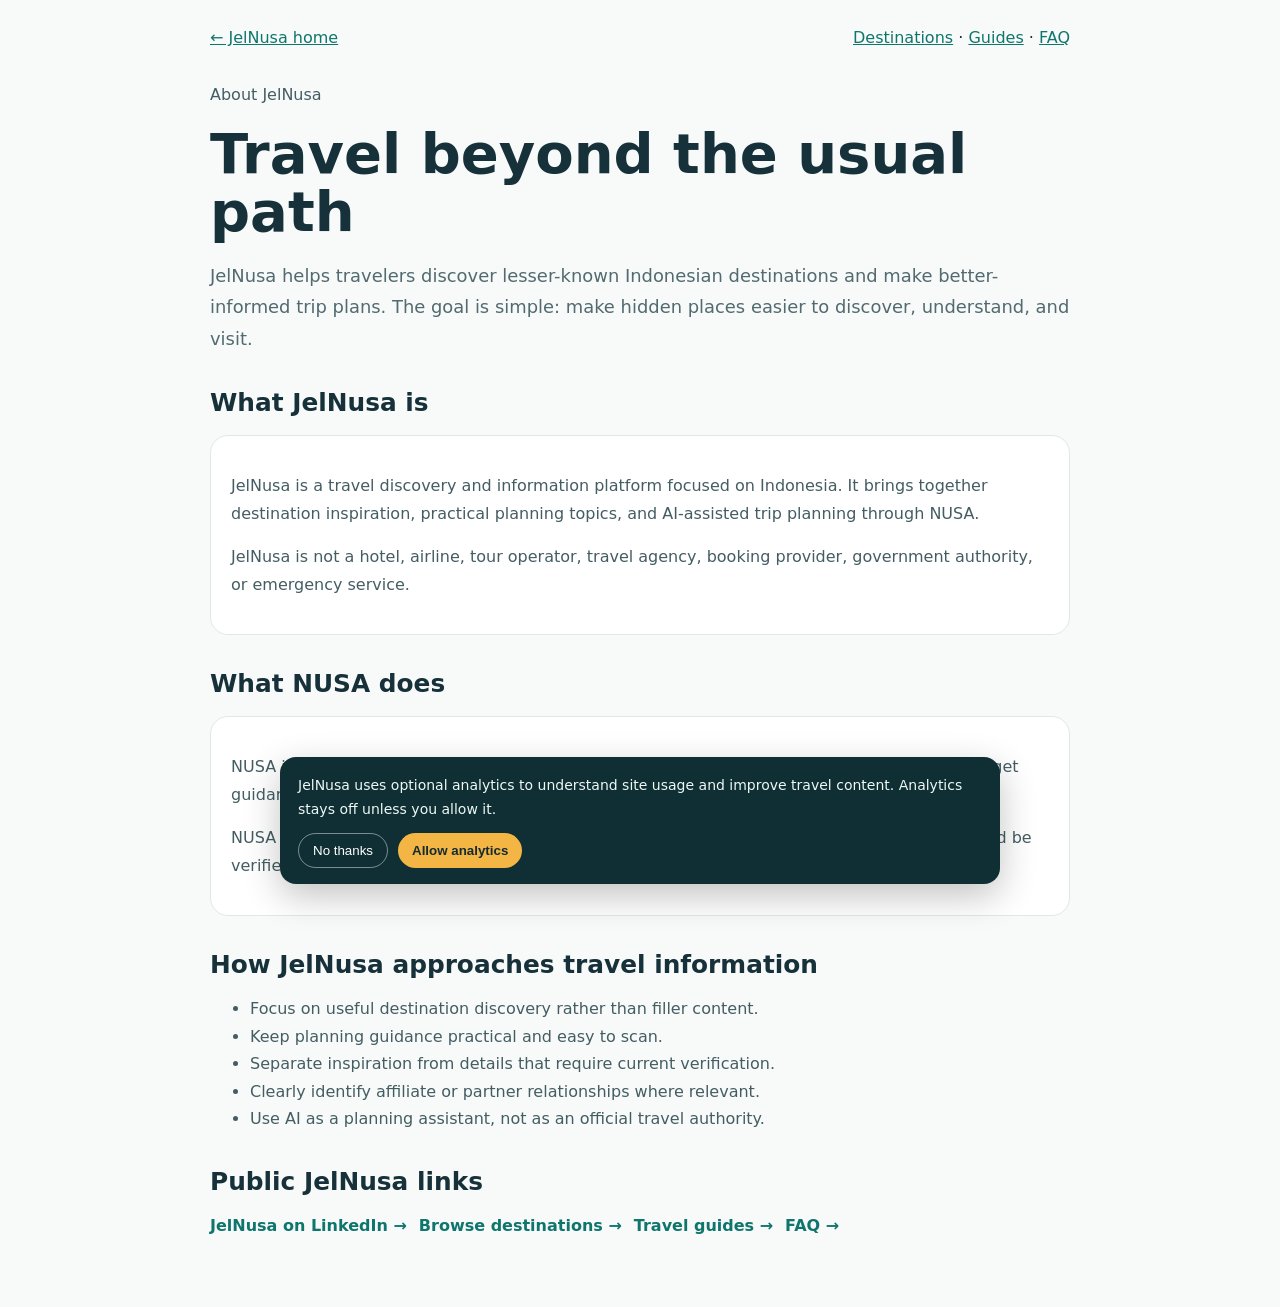
<file: about/index.html>
<!doctype html>
<html lang="en">
<head>
<meta charset="utf-8">
<meta name="viewport" content="width=device-width,initial-scale=1">
<title>About JelNusa | Indonesia Travel Discovery & Planning</title>
<meta name="description" content="Learn what JelNusa is, what NUSA does, and how JelNusa helps travelers discover and plan trips across Indonesia beyond the usual path.">
<meta name="robots" content="index,follow,max-image-preview:large,max-snippet:-1">
<link rel="canonical" href="https://jelnusa.com/about/">
<meta property="og:type" content="website">
<meta property="og:site_name" content="JelNusa">
<meta property="og:title" content="About JelNusa | Indonesia Travel Discovery & Planning">
<meta property="og:description" content="JelNusa helps travelers discover lesser-known Indonesian destinations and build better-informed trip plans.">
<meta property="og:url" content="https://jelnusa.com/about/">
<style>
:root{font-family:Inter,ui-sans-serif,system-ui,-apple-system,BlinkMacSystemFont,"Segoe UI",sans-serif;color:#17313a;background:#f7faf8}
*{box-sizing:border-box}body{margin:0}.wrap{max-width:900px;margin:auto;padding:28px 20px 72px}
a{color:#0f766e}.top{display:flex;justify-content:space-between;gap:16px;align-items:center;margin-bottom:34px;flex-wrap:wrap}
.hero h1{font-size:clamp(2rem,5vw,3.5rem);line-height:1.05;margin:.2rem 0 1rem}.lede{font-size:1.12rem;line-height:1.75;color:#526a70}
section{margin-top:34px}h2{font-size:1.55rem;margin-bottom:10px}p,li{line-height:1.72;color:#445d63}
.card{background:#fff;border:1px solid #dfe9e4;border-radius:18px;padding:20px;margin-top:18px}
.links{display:flex;gap:12px;flex-wrap:wrap;margin-top:20px}.links a{font-weight:700;text-decoration:none}
</style>
<script type="application/ld+json">
{
  "@context":"https://schema.org",
  "@graph":[
    {
      "@type":"AboutPage",
      "@id":"https://jelnusa.com/about/#about",
      "url":"https://jelnusa.com/about/",
      "name":"About JelNusa",
      "isPartOf":{"@id":"https://jelnusa.com/#website"},
      "about":{"@id":"https://jelnusa.com/#organization"}
    },
    {
      "@type":"Organization",
      "@id":"https://jelnusa.com/#organization",
      "name":"JelNusa",
      "url":"https://jelnusa.com/",
      "description":"JelNusa is an Indonesia travel discovery and planning platform focused on helping travelers discover destinations, hidden gems, practical travel guidance, and trip-planning ideas.",
      "sameAs":["https://www.linkedin.com/company/jelnusa"]
    }
  ]
}
</script>
</head>
<body>
<main class="wrap">
<div class="top">
<a href="/">← JelNusa home</a>
<span><a href="/destinations/">Destinations</a> · <a href="/guides/">Guides</a> · <a href="/faq/">FAQ</a></span>
</div>
<article>
<header class="hero">
<p>About JelNusa</p>
<h1>Travel beyond the usual path</h1>
<p class="lede">JelNusa helps travelers discover lesser-known Indonesian destinations and make better-informed trip plans. The goal is simple: make hidden places easier to discover, understand, and visit.</p>
</header>

<section>
<h2>What JelNusa is</h2>
<div class="card">
<p>JelNusa is a travel discovery and information platform focused on Indonesia. It brings together destination inspiration, practical planning topics, and AI-assisted trip planning through NUSA.</p>
<p>JelNusa is not a hotel, airline, tour operator, travel agency, booking provider, government authority, or emergency service.</p>
</div>
</section>

<section>
<h2>What NUSA does</h2>
<div class="card">
<p>NUSA is JelNusa's AI travel assistant. It can help with destination ideas, itinerary structure, budget guidance, packing considerations, and general travel questions.</p>
<p>NUSA does not complete bookings or payments. Important travel details that can change should be verified with current official or authoritative sources.</p>
</div>
</section>

<section>
<h2>How JelNusa approaches travel information</h2>
<ul>
<li>Focus on useful destination discovery rather than filler content.</li>
<li>Keep planning guidance practical and easy to scan.</li>
<li>Separate inspiration from details that require current verification.</li>
<li>Clearly identify affiliate or partner relationships where relevant.</li>
<li>Use AI as a planning assistant, not as an official travel authority.</li>
</ul>
</section>

<section>
<h2>Public JelNusa links</h2>
<div class="links">
<a href="https://www.linkedin.com/company/jelnusa" target="_blank" rel="noopener noreferrer">JelNusa on LinkedIn →</a>
<a href="/destinations/">Browse destinations →</a>
<a href="/guides/">Travel guides →</a>
<a href="/faq/">FAQ →</a>
</div>
</section>
</article>
</main>

<script src="/assets/analytics-config.js"></script>
<script src="/assets/analytics.js"></script>
</body>
</html>
</file>
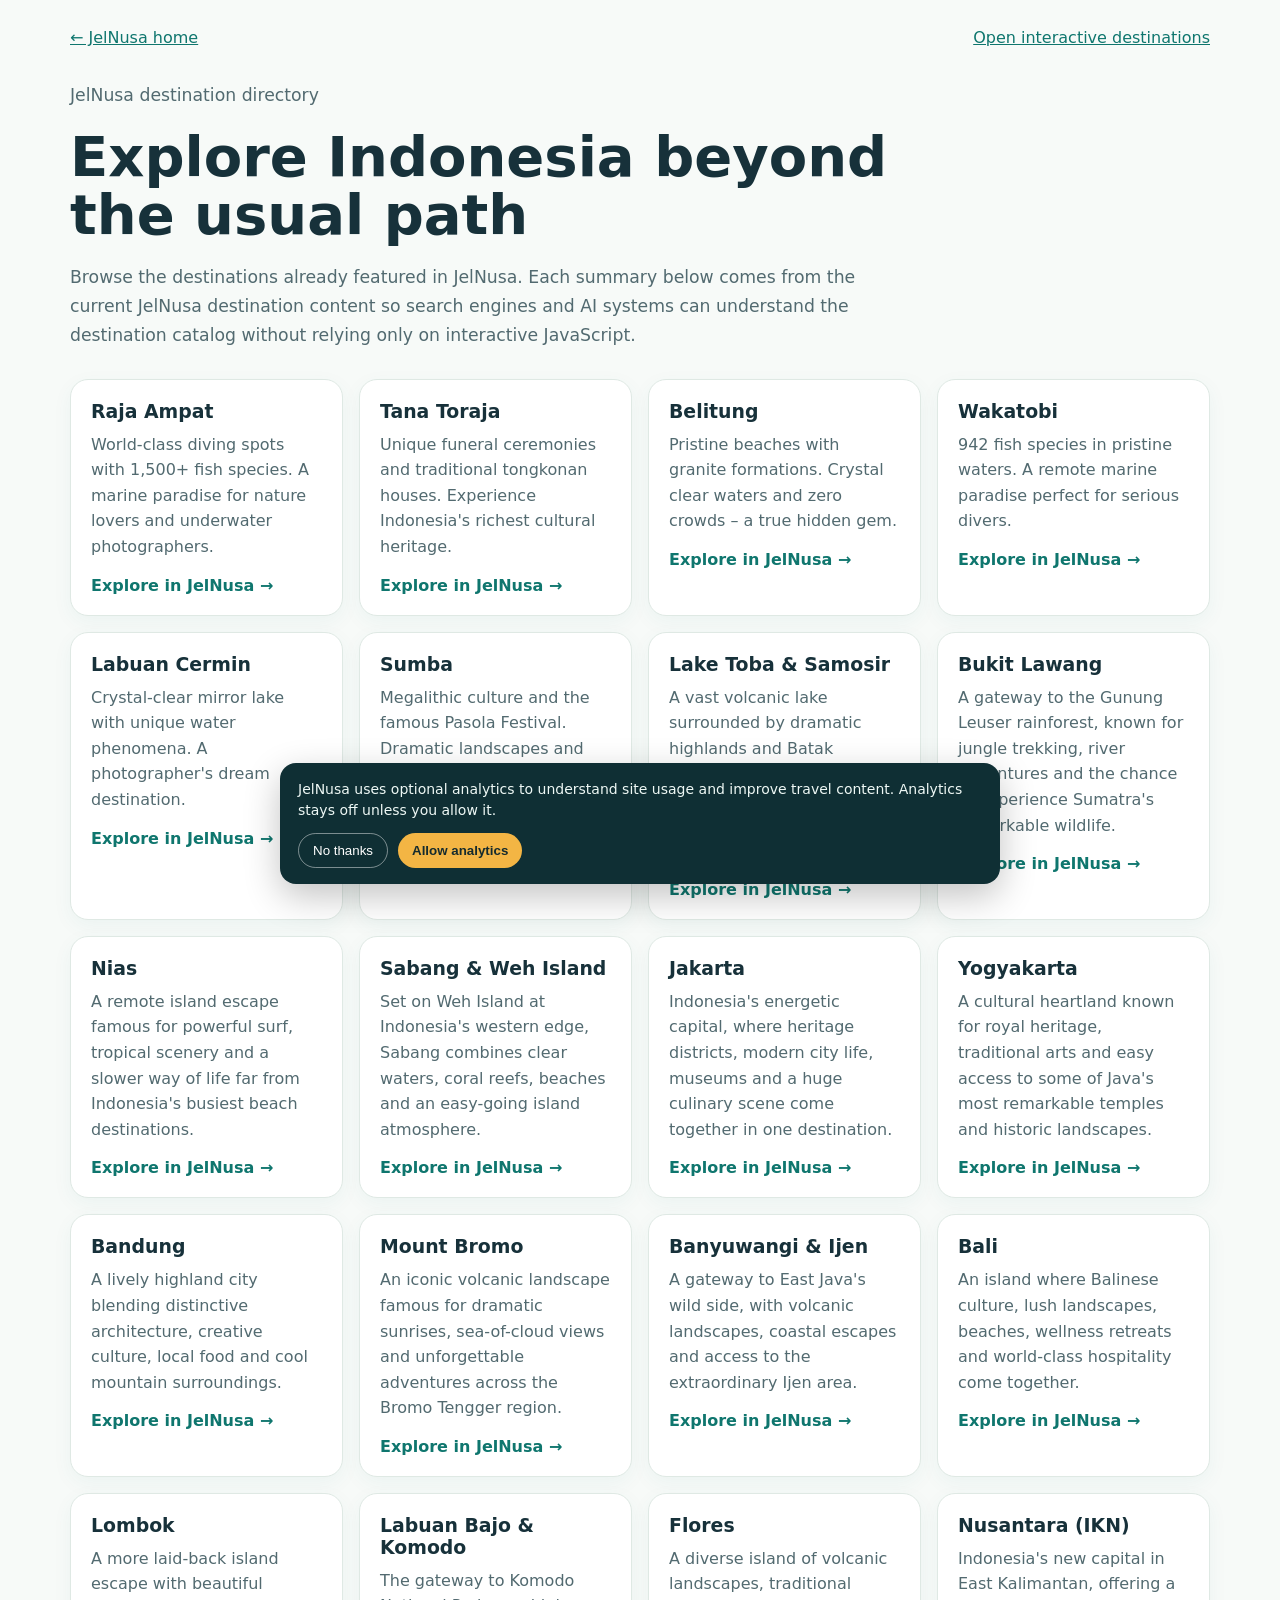
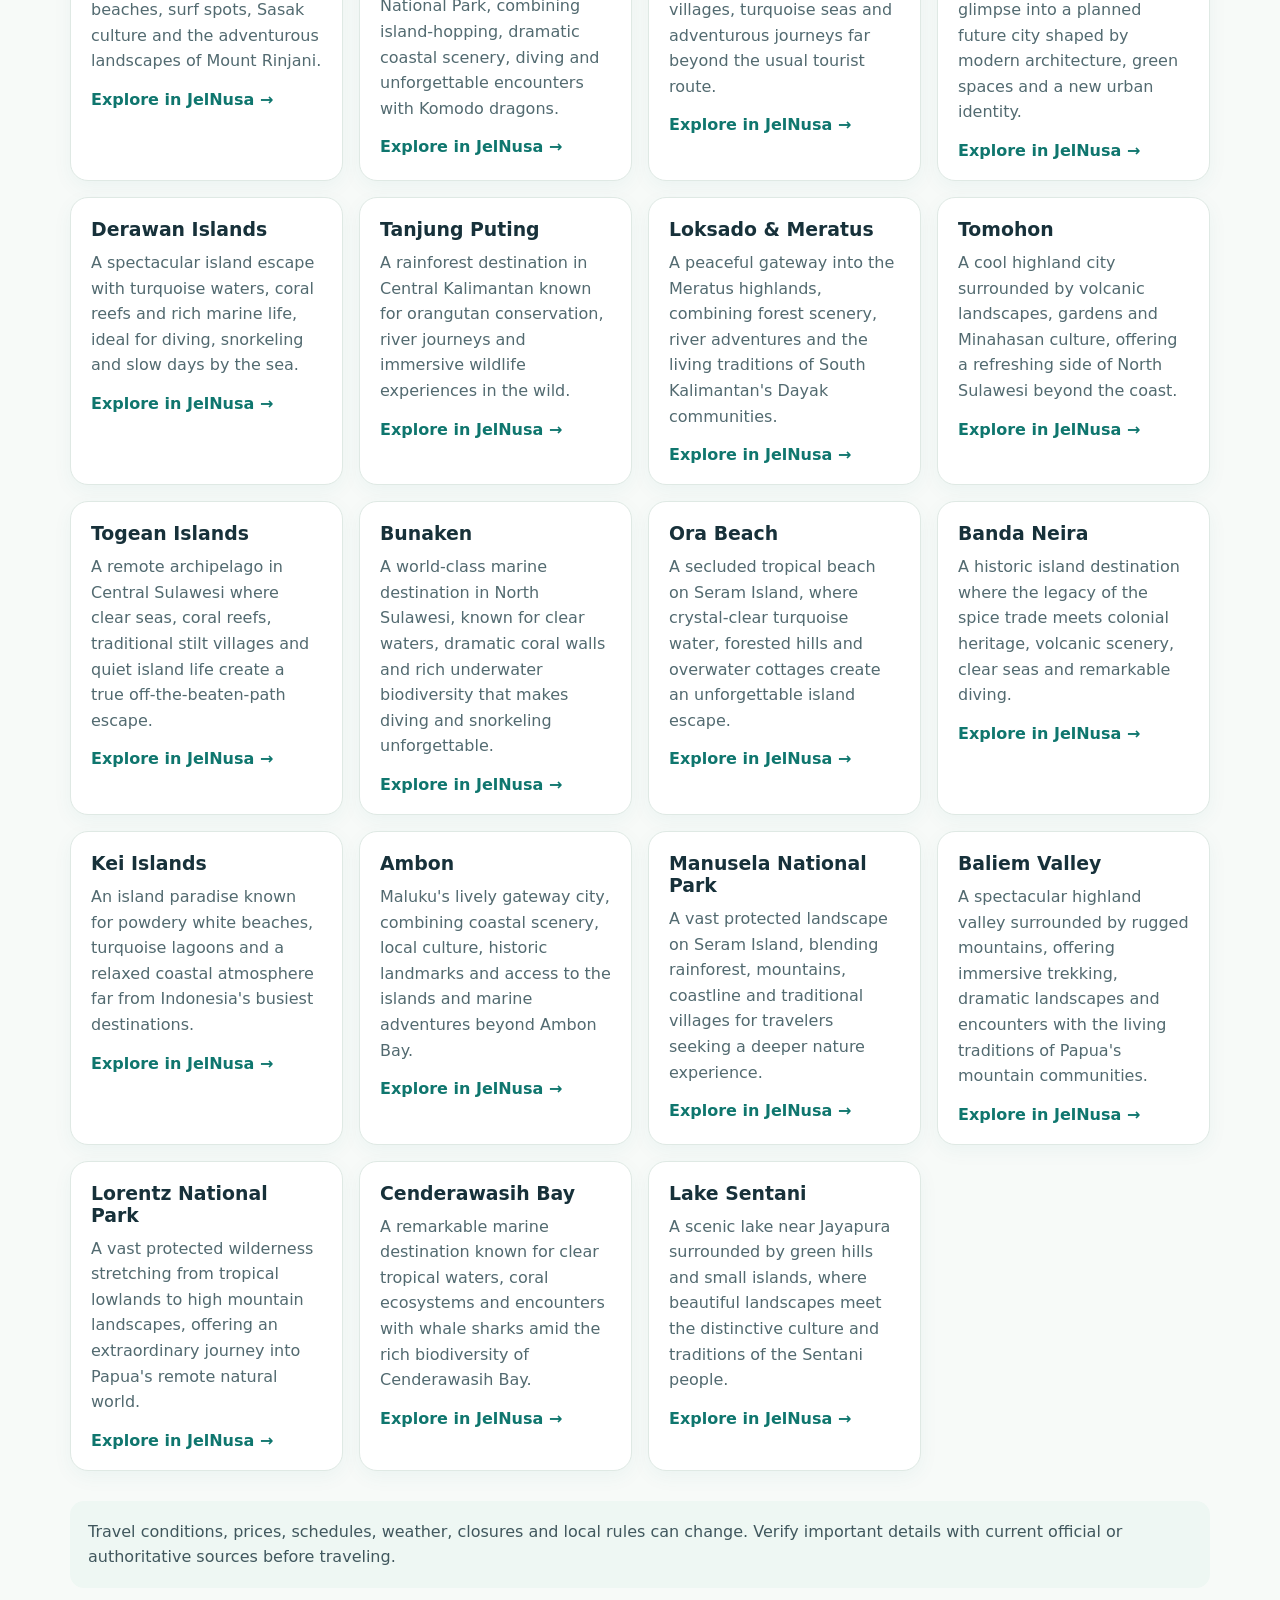
<file: destinations/index.html>
<!doctype html>
<html lang="en">
<head>
<meta charset="utf-8">
<meta name="viewport" content="width=device-width,initial-scale=1">
<title>Indonesia Destinations & Hidden Gems | JelNusa</title>
<meta name="description" content="Browse 35 Indonesia destinations and hidden gems featured by JelNusa, from Raja Ampat and Belitung to Tana Toraja, Komodo, Maluku and Papua.">
<meta name="robots" content="index,follow,max-image-preview:large,max-snippet:-1">
<link rel="canonical" href="https://jelnusa.com/destinations/">
<meta property="og:type" content="website">
<meta property="og:site_name" content="JelNusa">
<meta property="og:title" content="Indonesia Destinations & Hidden Gems | JelNusa">
<meta property="og:description" content="Browse curated Indonesia destinations and hidden gems featured by JelNusa.">
<meta property="og:url" content="https://jelnusa.com/destinations/">
<style>
:root{font-family:Inter,ui-sans-serif,system-ui,-apple-system,BlinkMacSystemFont,"Segoe UI",sans-serif;color:#17313a;background:#f7faf8}
*{box-sizing:border-box}body{margin:0}.wrap{max-width:1180px;margin:auto;padding:28px 20px 64px}
a{color:#0f766e}.top{display:flex;justify-content:space-between;gap:16px;align-items:center;margin-bottom:34px}
.hero{max-width:820px;margin-bottom:28px}.hero h1{font-size:clamp(2rem,5vw,3.5rem);line-height:1.05;margin:.2rem 0 1rem}.hero p{font-size:1.08rem;line-height:1.7;color:#526a70}
.grid{display:grid;grid-template-columns:repeat(auto-fit,minmax(245px,1fr));gap:16px}.card{background:#fff;border:1px solid #dfe9e4;border-radius:18px;padding:20px;box-shadow:0 6px 20px rgba(15,118,110,.05)}
.card h2{font-size:1.18rem;margin:0 0 10px}.card p{color:#526a70;line-height:1.6;margin:0 0 16px}.card a{font-weight:700;text-decoration:none}
.note{margin-top:30px;padding:18px;border-radius:14px;background:#eef7f3;color:#40575d;line-height:1.6}
</style>
<script type="application/ld+json">
{"@context":"https://schema.org","@graph":[
{"@type":"CollectionPage","@id":"https://jelnusa.com/destinations/#collection","url":"https://jelnusa.com/destinations/","name":"Indonesia Destinations & Hidden Gems | JelNusa","isPartOf":{"@id":"https://jelnusa.com/#website"},"about":{"@id":"https://jelnusa.com/#organization"}},
{"@type":"ItemList","name":"JelNusa Indonesia destinations","numberOfItems":35,"itemListElement":[{"@type":"ListItem","position":1,"name":"Raja Ampat","url":"https://jelnusa.com/destinations/#destination-1"},{"@type":"ListItem","position":2,"name":"Tana Toraja","url":"https://jelnusa.com/destinations/#destination-2"},{"@type":"ListItem","position":3,"name":"Belitung","url":"https://jelnusa.com/destinations/#destination-3"},{"@type":"ListItem","position":4,"name":"Wakatobi","url":"https://jelnusa.com/destinations/#destination-4"},{"@type":"ListItem","position":5,"name":"Labuan Cermin","url":"https://jelnusa.com/destinations/#destination-5"},{"@type":"ListItem","position":6,"name":"Sumba","url":"https://jelnusa.com/destinations/#destination-6"},{"@type":"ListItem","position":7,"name":"Lake Toba & Samosir","url":"https://jelnusa.com/destinations/#destination-7"},{"@type":"ListItem","position":8,"name":"Bukit Lawang","url":"https://jelnusa.com/destinations/#destination-8"},{"@type":"ListItem","position":9,"name":"Nias","url":"https://jelnusa.com/destinations/#destination-9"},{"@type":"ListItem","position":10,"name":"Sabang & Weh Island","url":"https://jelnusa.com/destinations/#destination-10"},{"@type":"ListItem","position":11,"name":"Jakarta","url":"https://jelnusa.com/destinations/#destination-11"},{"@type":"ListItem","position":12,"name":"Yogyakarta","url":"https://jelnusa.com/destinations/#destination-12"},{"@type":"ListItem","position":13,"name":"Bandung","url":"https://jelnusa.com/destinations/#destination-13"},{"@type":"ListItem","position":14,"name":"Mount Bromo","url":"https://jelnusa.com/destinations/#destination-14"},{"@type":"ListItem","position":15,"name":"Banyuwangi & Ijen","url":"https://jelnusa.com/destinations/#destination-15"},{"@type":"ListItem","position":16,"name":"Bali","url":"https://jelnusa.com/destinations/#destination-16"},{"@type":"ListItem","position":17,"name":"Lombok","url":"https://jelnusa.com/destinations/#destination-17"},{"@type":"ListItem","position":18,"name":"Labuan Bajo & Komodo","url":"https://jelnusa.com/destinations/#destination-18"},{"@type":"ListItem","position":19,"name":"Flores","url":"https://jelnusa.com/destinations/#destination-19"},{"@type":"ListItem","position":20,"name":"Nusantara (IKN)","url":"https://jelnusa.com/destinations/#destination-20"},{"@type":"ListItem","position":21,"name":"Derawan Islands","url":"https://jelnusa.com/destinations/#destination-21"},{"@type":"ListItem","position":22,"name":"Tanjung Puting","url":"https://jelnusa.com/destinations/#destination-22"},{"@type":"ListItem","position":23,"name":"Loksado & Meratus","url":"https://jelnusa.com/destinations/#destination-23"},{"@type":"ListItem","position":24,"name":"Tomohon","url":"https://jelnusa.com/destinations/#destination-24"},{"@type":"ListItem","position":25,"name":"Togean Islands","url":"https://jelnusa.com/destinations/#destination-25"},{"@type":"ListItem","position":26,"name":"Bunaken","url":"https://jelnusa.com/destinations/#destination-26"},{"@type":"ListItem","position":27,"name":"Ora Beach","url":"https://jelnusa.com/destinations/#destination-27"},{"@type":"ListItem","position":28,"name":"Banda Neira","url":"https://jelnusa.com/destinations/#destination-28"},{"@type":"ListItem","position":29,"name":"Kei Islands","url":"https://jelnusa.com/destinations/#destination-29"},{"@type":"ListItem","position":30,"name":"Ambon","url":"https://jelnusa.com/destinations/#destination-30"},{"@type":"ListItem","position":31,"name":"Manusela National Park","url":"https://jelnusa.com/destinations/#destination-31"},{"@type":"ListItem","position":32,"name":"Baliem Valley","url":"https://jelnusa.com/destinations/#destination-32"},{"@type":"ListItem","position":33,"name":"Lorentz National Park","url":"https://jelnusa.com/destinations/#destination-33"},{"@type":"ListItem","position":34,"name":"Cenderawasih Bay","url":"https://jelnusa.com/destinations/#destination-34"},{"@type":"ListItem","position":35,"name":"Lake Sentani","url":"https://jelnusa.com/destinations/#destination-35"}]}
]}
</script>
</head>
<body>
<main class="wrap">
<div class="top"><a href="/">← JelNusa home</a><a href="/#destinations">Open interactive destinations</a></div>
<section class="hero">
<p>JelNusa destination directory</p>
<h1>Explore Indonesia beyond the usual path</h1>
<p>Browse the destinations already featured in JelNusa. Each summary below comes from the current JelNusa destination content so search engines and AI systems can understand the destination catalog without relying only on interactive JavaScript.</p>
</section>
<section class="grid" aria-label="Indonesia destinations featured by JelNusa">
<article class="card" id="destination-1">
<h2>Raja Ampat</h2>
<p>World-class diving spots with 1,500+ fish species. A marine paradise for nature lovers and underwater photographers.</p>
<a href="/#destinations">Explore in JelNusa →</a>
</article>
<article class="card" id="destination-2">
<h2>Tana Toraja</h2>
<p>Unique funeral ceremonies and traditional tongkonan houses. Experience Indonesia's richest cultural heritage.</p>
<a href="/#destinations">Explore in JelNusa →</a>
</article>
<article class="card" id="destination-3">
<h2>Belitung</h2>
<p>Pristine beaches with granite formations. Crystal clear waters and zero crowds – a true hidden gem.</p>
<a href="/#destinations">Explore in JelNusa →</a>
</article>
<article class="card" id="destination-4">
<h2>Wakatobi</h2>
<p>942 fish species in pristine waters. A remote marine paradise perfect for serious divers.</p>
<a href="/#destinations">Explore in JelNusa →</a>
</article>
<article class="card" id="destination-5">
<h2>Labuan Cermin</h2>
<p>Crystal-clear mirror lake with unique water phenomena. A photographer's dream destination.</p>
<a href="/#destinations">Explore in JelNusa →</a>
</article>
<article class="card" id="destination-6">
<h2>Sumba</h2>
<p>Megalithic culture and the famous Pasola Festival. Dramatic landscapes and authentic traditions.</p>
<a href="/#destinations">Explore in JelNusa →</a>
</article>
<article class="card" id="destination-7">
<h2>Lake Toba &amp; Samosir</h2>
<p>A vast volcanic lake surrounded by dramatic highlands and Batak heritage, with Samosir Island offering a slower, scenic side of North Sumatra.</p>
<a href="/#destinations">Explore in JelNusa →</a>
</article>
<article class="card" id="destination-8">
<h2>Bukit Lawang</h2>
<p>A gateway to the Gunung Leuser rainforest, known for jungle trekking, river adventures and the chance to experience Sumatra's remarkable wildlife.</p>
<a href="/#destinations">Explore in JelNusa →</a>
</article>
<article class="card" id="destination-9">
<h2>Nias</h2>
<p>A remote island escape famous for powerful surf, tropical scenery and a slower way of life far from Indonesia's busiest beach destinations.</p>
<a href="/#destinations">Explore in JelNusa →</a>
</article>
<article class="card" id="destination-10">
<h2>Sabang &amp; Weh Island</h2>
<p>Set on Weh Island at Indonesia's western edge, Sabang combines clear waters, coral reefs, beaches and an easy-going island atmosphere.</p>
<a href="/#destinations">Explore in JelNusa →</a>
</article>
<article class="card" id="destination-11">
<h2>Jakarta</h2>
<p>Indonesia's energetic capital, where heritage districts, modern city life, museums and a huge culinary scene come together in one destination.</p>
<a href="/#destinations">Explore in JelNusa →</a>
</article>
<article class="card" id="destination-12">
<h2>Yogyakarta</h2>
<p>A cultural heartland known for royal heritage, traditional arts and easy access to some of Java's most remarkable temples and historic landscapes.</p>
<a href="/#destinations">Explore in JelNusa →</a>
</article>
<article class="card" id="destination-13">
<h2>Bandung</h2>
<p>A lively highland city blending distinctive architecture, creative culture, local food and cool mountain surroundings.</p>
<a href="/#destinations">Explore in JelNusa →</a>
</article>
<article class="card" id="destination-14">
<h2>Mount Bromo</h2>
<p>An iconic volcanic landscape famous for dramatic sunrises, sea-of-cloud views and unforgettable adventures across the Bromo Tengger region.</p>
<a href="/#destinations">Explore in JelNusa →</a>
</article>
<article class="card" id="destination-15">
<h2>Banyuwangi &amp; Ijen</h2>
<p>A gateway to East Java's wild side, with volcanic landscapes, coastal escapes and access to the extraordinary Ijen area.</p>
<a href="/#destinations">Explore in JelNusa →</a>
</article>
<article class="card" id="destination-16">
<h2>Bali</h2>
<p>An island where Balinese culture, lush landscapes, beaches, wellness retreats and world-class hospitality come together.</p>
<a href="/#destinations">Explore in JelNusa →</a>
</article>
<article class="card" id="destination-17">
<h2>Lombok</h2>
<p>A more laid-back island escape with beautiful beaches, surf spots, Sasak culture and the adventurous landscapes of Mount Rinjani.</p>
<a href="/#destinations">Explore in JelNusa →</a>
</article>
<article class="card" id="destination-18">
<h2>Labuan Bajo &amp; Komodo</h2>
<p>The gateway to Komodo National Park, combining island-hopping, dramatic coastal scenery, diving and unforgettable encounters with Komodo dragons.</p>
<a href="/#destinations">Explore in JelNusa →</a>
</article>
<article class="card" id="destination-19">
<h2>Flores</h2>
<p>A diverse island of volcanic landscapes, traditional villages, turquoise seas and adventurous journeys far beyond the usual tourist route.</p>
<a href="/#destinations">Explore in JelNusa →</a>
</article>
<article class="card" id="destination-20">
<h2>Nusantara (IKN)</h2>
<p>Indonesia's new capital in East Kalimantan, offering a glimpse into a planned future city shaped by modern architecture, green spaces and a new urban identity.</p>
<a href="/#destinations">Explore in JelNusa →</a>
</article>
<article class="card" id="destination-21">
<h2>Derawan Islands</h2>
<p>A spectacular island escape with turquoise waters, coral reefs and rich marine life, ideal for diving, snorkeling and slow days by the sea.</p>
<a href="/#destinations">Explore in JelNusa →</a>
</article>
<article class="card" id="destination-22">
<h2>Tanjung Puting</h2>
<p>A rainforest destination in Central Kalimantan known for orangutan conservation, river journeys and immersive wildlife experiences in the wild.</p>
<a href="/#destinations">Explore in JelNusa →</a>
</article>
<article class="card" id="destination-23">
<h2>Loksado &amp; Meratus</h2>
<p>A peaceful gateway into the Meratus highlands, combining forest scenery, river adventures and the living traditions of South Kalimantan's Dayak communities.</p>
<a href="/#destinations">Explore in JelNusa →</a>
</article>
<article class="card" id="destination-24">
<h2>Tomohon</h2>
<p>A cool highland city surrounded by volcanic landscapes, gardens and Minahasan culture, offering a refreshing side of North Sulawesi beyond the coast.</p>
<a href="/#destinations">Explore in JelNusa →</a>
</article>
<article class="card" id="destination-25">
<h2>Togean Islands</h2>
<p>A remote archipelago in Central Sulawesi where clear seas, coral reefs, traditional stilt villages and quiet island life create a true off-the-beaten-path escape.</p>
<a href="/#destinations">Explore in JelNusa →</a>
</article>
<article class="card" id="destination-26">
<h2>Bunaken</h2>
<p>A world-class marine destination in North Sulawesi, known for clear waters, dramatic coral walls and rich underwater biodiversity that makes diving and snorkeling unforgettable.</p>
<a href="/#destinations">Explore in JelNusa →</a>
</article>
<article class="card" id="destination-27">
<h2>Ora Beach</h2>
<p>A secluded tropical beach on Seram Island, where crystal-clear turquoise water, forested hills and overwater cottages create an unforgettable island escape.</p>
<a href="/#destinations">Explore in JelNusa →</a>
</article>
<article class="card" id="destination-28">
<h2>Banda Neira</h2>
<p>A historic island destination where the legacy of the spice trade meets colonial heritage, volcanic scenery, clear seas and remarkable diving.</p>
<a href="/#destinations">Explore in JelNusa →</a>
</article>
<article class="card" id="destination-29">
<h2>Kei Islands</h2>
<p>An island paradise known for powdery white beaches, turquoise lagoons and a relaxed coastal atmosphere far from Indonesia's busiest destinations.</p>
<a href="/#destinations">Explore in JelNusa →</a>
</article>
<article class="card" id="destination-30">
<h2>Ambon</h2>
<p>Maluku's lively gateway city, combining coastal scenery, local culture, historic landmarks and access to the islands and marine adventures beyond Ambon Bay.</p>
<a href="/#destinations">Explore in JelNusa →</a>
</article>
<article class="card" id="destination-31">
<h2>Manusela National Park</h2>
<p>A vast protected landscape on Seram Island, blending rainforest, mountains, coastline and traditional villages for travelers seeking a deeper nature experience.</p>
<a href="/#destinations">Explore in JelNusa →</a>
</article>
<article class="card" id="destination-32">
<h2>Baliem Valley</h2>
<p>A spectacular highland valley surrounded by rugged mountains, offering immersive trekking, dramatic landscapes and encounters with the living traditions of Papua's mountain communities.</p>
<a href="/#destinations">Explore in JelNusa →</a>
</article>
<article class="card" id="destination-33">
<h2>Lorentz National Park</h2>
<p>A vast protected wilderness stretching from tropical lowlands to high mountain landscapes, offering an extraordinary journey into Papua's remote natural world.</p>
<a href="/#destinations">Explore in JelNusa →</a>
</article>
<article class="card" id="destination-34">
<h2>Cenderawasih Bay</h2>
<p>A remarkable marine destination known for clear tropical waters, coral ecosystems and encounters with whale sharks amid the rich biodiversity of Cenderawasih Bay.</p>
<a href="/#destinations">Explore in JelNusa →</a>
</article>
<article class="card" id="destination-35">
<h2>Lake Sentani</h2>
<p>A scenic lake near Jayapura surrounded by green hills and small islands, where beautiful landscapes meet the distinctive culture and traditions of the Sentani people.</p>
<a href="/#destinations">Explore in JelNusa →</a>
</article>
</section>
<p class="note">Travel conditions, prices, schedules, weather, closures and local rules can change. Verify important details with current official or authoritative sources before traveling.</p>
</main>

<script src="/assets/analytics-config.js"></script>
<script src="/assets/analytics.js"></script>
</body>
</html>
</file>
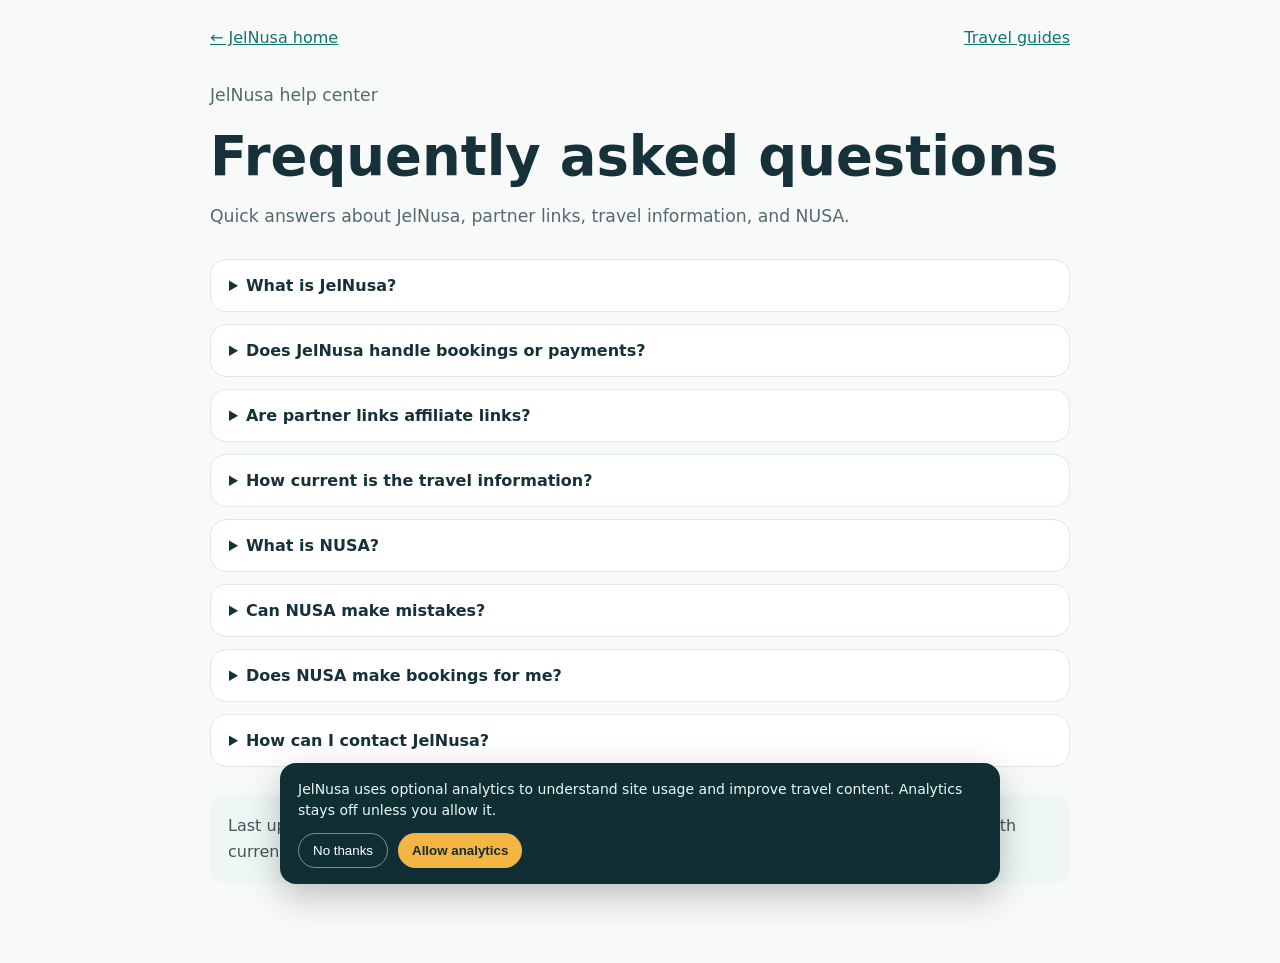
<file: faq/index.html>
<!doctype html>
<html lang="en">
<head>
<meta charset="utf-8">
<meta name="viewport" content="width=device-width,initial-scale=1">
<title>JelNusa FAQ | Travel, NUSA & Affiliate Questions</title>
<meta name="description" content="Answers to common questions about JelNusa, NUSA, travel information, partner links, bookings, payments and contact details.">
<meta name="robots" content="index,follow,max-image-preview:large,max-snippet:-1">
<link rel="canonical" href="https://jelnusa.com/faq/">
<meta property="og:type" content="website">
<meta property="og:site_name" content="JelNusa">
<meta property="og:title" content="JelNusa FAQ | Travel, NUSA & Affiliate Questions">
<meta property="og:description" content="Common questions about JelNusa, NUSA, partner links, travel information and bookings.">
<meta property="og:url" content="https://jelnusa.com/faq/">
<style>
:root{font-family:Inter,ui-sans-serif,system-ui,-apple-system,BlinkMacSystemFont,"Segoe UI",sans-serif;color:#17313a;background:#f7faf8}
*{box-sizing:border-box}body{margin:0}.wrap{max-width:900px;margin:auto;padding:28px 20px 64px}
a{color:#0f766e}.top{display:flex;justify-content:space-between;gap:16px;align-items:center;margin-bottom:34px}
.hero h1{font-size:clamp(2rem,5vw,3.4rem);line-height:1.05;margin:.2rem 0 1rem}.hero p{font-size:1.08rem;line-height:1.7;color:#526a70}
.faq-list{margin-top:28px;display:grid;gap:12px}.faq-item{background:#fff;border:1px solid #dfe9e4;border-radius:16px;padding:16px 18px}
.faq-item summary{cursor:pointer;font-weight:700}.faq-item p{line-height:1.65;color:#526a70}
.note{margin-top:28px;padding:18px;border-radius:14px;background:#eef7f3;color:#40575d;line-height:1.6}
</style>
<script type="application/ld+json">
{"@context":"https://schema.org","@type":"FAQPage","@id":"https://jelnusa.com/faq/#faq","url":"https://jelnusa.com/faq/","name":"JelNusa FAQ","isPartOf":{"@id":"https://jelnusa.com/#website"},"mainEntity":[{"@type":"Question","name":"What is JelNusa?","acceptedAnswer":{"@type":"Answer","text":"JelNusa is a travel discovery and information platform focused on helping people explore destinations across Indonesia. It is not a hotel, airline, tour operator, travel agency, or booking provider."}},{"@type":"Question","name":"Does JelNusa handle bookings or payments?","acceptedAnswer":{"@type":"Answer","text":"No. When an active partner link is available, any booking, payment, cancellation, or refund is handled directly by the third-party provider shown on the booking page."}},{"@type":"Question","name":"Are partner links affiliate links?","acceptedAnswer":{"@type":"Answer","text":"Some active partner links may be affiliate links. When that applies, JelNusa may receive a commission from the partner at no additional cost to you. Affiliate relationships are disclosed where relevant."}},{"@type":"Question","name":"How current is the travel information?","acceptedAnswer":{"@type":"Answer","text":"Travel conditions, prices, schedules, entry rules, closures, and local policies can change. Use JelNusa for planning and inspiration, then verify important details with current official sources or the relevant provider before traveling."}},{"@type":"Question","name":"What is NUSA?","acceptedAnswer":{"@type":"Answer","text":"NUSA is JelNusa's AI travel assistant. It can help with destination ideas, itineraries, budget guidance, packing, and general travel questions."}},{"@type":"Question","name":"Can NUSA make mistakes?","acceptedAnswer":{"@type":"Answer","text":"Yes. AI-generated answers can be incomplete, inaccurate, or outdated. Verify important safety, health, entry, legal, transport, weather, and booking information with authoritative current sources."}},{"@type":"Question","name":"Does NUSA make bookings for me?","acceptedAnswer":{"@type":"Answer","text":"No. NUSA can help you plan and may point you to available partner options, but any transaction is completed directly with the relevant third-party provider."}},{"@type":"Question","name":"How can I contact JelNusa?","acceptedAnswer":{"@type":"Answer","text":"Email JelNusa at arifmuhamad94@gmail.com. Partnership inquiries can also use the Partnership form on this website."}}]}
</script>
</head>
<body>
<main class="wrap">
<div class="top"><a href="/">← JelNusa home</a><a href="/guides/">Travel guides</a></div>
<section class="hero">
<p>JelNusa help center</p>
<h1>Frequently asked questions</h1>
<p>Quick answers about JelNusa, partner links, travel information, and NUSA.</p>
</section>
<section class="faq-list" aria-label="JelNusa frequently asked questions">
<details class="faq-item">
<summary>What is JelNusa?</summary>
<p>JelNusa is a travel discovery and information platform focused on helping people explore destinations across Indonesia. It is not a hotel, airline, tour operator, travel agency, or booking provider.</p>
</details>
<details class="faq-item">
<summary>Does JelNusa handle bookings or payments?</summary>
<p>No. When an active partner link is available, any booking, payment, cancellation, or refund is handled directly by the third-party provider shown on the booking page.</p>
</details>
<details class="faq-item">
<summary>Are partner links affiliate links?</summary>
<p>Some active partner links may be affiliate links. When that applies, JelNusa may receive a commission from the partner at no additional cost to you. Affiliate relationships are disclosed where relevant.</p>
</details>
<details class="faq-item">
<summary>How current is the travel information?</summary>
<p>Travel conditions, prices, schedules, entry rules, closures, and local policies can change. Use JelNusa for planning and inspiration, then verify important details with current official sources or the relevant provider before traveling.</p>
</details>
<details class="faq-item">
<summary>What is NUSA?</summary>
<p>NUSA is JelNusa's AI travel assistant. It can help with destination ideas, itineraries, budget guidance, packing, and general travel questions.</p>
</details>
<details class="faq-item">
<summary>Can NUSA make mistakes?</summary>
<p>Yes. AI-generated answers can be incomplete, inaccurate, or outdated. Verify important safety, health, entry, legal, transport, weather, and booking information with authoritative current sources.</p>
</details>
<details class="faq-item">
<summary>Does NUSA make bookings for me?</summary>
<p>No. NUSA can help you plan and may point you to available partner options, but any transaction is completed directly with the relevant third-party provider.</p>
</details>
<details class="faq-item">
<summary>How can I contact JelNusa?</summary>
<p>Email JelNusa at arifmuhamad94@gmail.com. Partnership inquiries can also use the Partnership form on this website.</p>
</details>
</section>
<p class="note">Last updated: 28 September 2026. Travel information can change, so verify important details with current official or authoritative sources before traveling.</p>
</main>

<script src="/assets/analytics-config.js"></script>
<script src="/assets/analytics.js"></script>
</body>
</html>
</file>
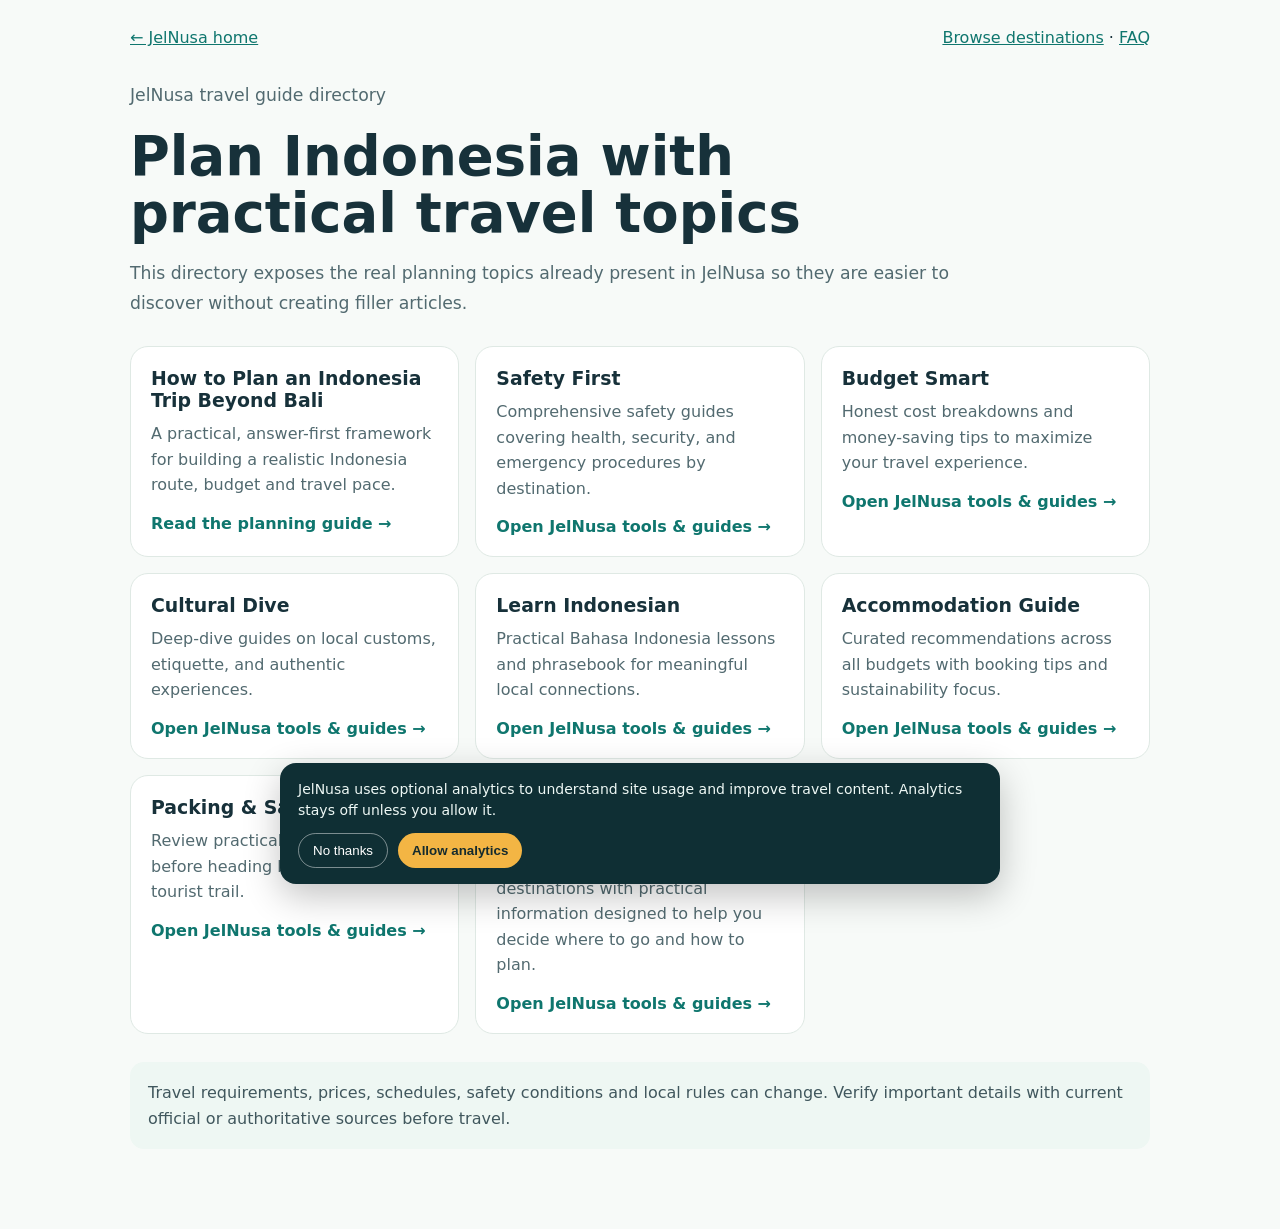
<file: guides/index.html>
<!doctype html>
<html lang="en">
<head>
<meta charset="utf-8">
<meta name="viewport" content="width=device-width,initial-scale=1">
<title>Indonesia Travel Guides & Planning Topics | JelNusa</title>
<meta name="description" content="Browse JelNusa travel guide topics for Indonesia, including safety, budget planning, local culture, Bahasa Indonesia, accommodation and trip preparation.">
<meta name="robots" content="index,follow,max-image-preview:large,max-snippet:-1">
<link rel="canonical" href="https://jelnusa.com/guides/">
<meta property="og:type" content="website">
<meta property="og:site_name" content="JelNusa">
<meta property="og:title" content="Indonesia Travel Guides & Planning Topics | JelNusa">
<meta property="og:description" content="Practical JelNusa travel guide topics for planning trips across Indonesia.">
<meta property="og:url" content="https://jelnusa.com/guides/">
<style>
:root{font-family:Inter,ui-sans-serif,system-ui,-apple-system,BlinkMacSystemFont,"Segoe UI",sans-serif;color:#17313a;background:#f7faf8}
*{box-sizing:border-box}body{margin:0}.wrap{max-width:1060px;margin:auto;padding:28px 20px 64px}
a{color:#0f766e}.top{display:flex;justify-content:space-between;gap:16px;align-items:center;margin-bottom:34px}
.hero{max-width:820px;margin-bottom:28px}.hero h1{font-size:clamp(2rem,5vw,3.4rem);line-height:1.05;margin:.2rem 0 1rem}.hero p{font-size:1.08rem;line-height:1.7;color:#526a70}
.grid{display:grid;grid-template-columns:repeat(auto-fit,minmax(260px,1fr));gap:16px}.card{background:#fff;border:1px solid #dfe9e4;border-radius:18px;padding:20px}.card h2{font-size:1.18rem;margin:0 0 10px}.card p{color:#526a70;line-height:1.6;margin:0 0 16px}.card a{font-weight:700;text-decoration:none}
.note{margin-top:28px;padding:18px;border-radius:14px;background:#eef7f3;color:#40575d;line-height:1.6}
</style>
<script type="application/ld+json">
{"@context":"https://schema.org","@graph":[
{"@type":"CollectionPage","@id":"https://jelnusa.com/guides/#collection","url":"https://jelnusa.com/guides/","name":"Indonesia Travel Guides & Planning Topics | JelNusa","isPartOf":{"@id":"https://jelnusa.com/#website"},"about":{"@id":"https://jelnusa.com/#organization"}},
{"@type":"ItemList","name":"JelNusa travel guide topics","numberOfItems":8,"itemListElement":[{"@type":"ListItem","position":1,"name":"Safety First","url":"https://jelnusa.com/guides/#safety-guide"},{"@type":"ListItem","position":2,"name":"Budget Smart","url":"https://jelnusa.com/guides/#budget-smart"},{"@type":"ListItem","position":3,"name":"Cultural Dive","url":"https://jelnusa.com/guides/#cultural-dive"},{"@type":"ListItem","position":4,"name":"Learn Indonesian","url":"https://jelnusa.com/guides/#learn-indonesian"},{"@type":"ListItem","position":5,"name":"Accommodation Guide","url":"https://jelnusa.com/guides/#accommodation-guide"},{"@type":"ListItem","position":6,"name":"Packing & Safety","url":"https://jelnusa.com/guides/#packing-safety"},{"@type":"ListItem","position":7,"name":"Comprehensive Destination Guides","url":"https://jelnusa.com/guides/#destination-guides"},{"@type":"ListItem","position":8,"name":"How to Plan an Indonesia Trip Beyond Bali","url":"https://jelnusa.com/guides/plan-indonesia-trip/"}]}
]}
</script>
</head>
<body>
<main class="wrap">
<div class="top"><a href="/">← JelNusa home</a><span><a href="/destinations/">Browse destinations</a> · <a href="/faq/">FAQ</a></span></div>
<section class="hero">
<p>JelNusa travel guide directory</p>
<h1>Plan Indonesia with practical travel topics</h1>
<p>This directory exposes the real planning topics already present in JelNusa so they are easier to discover without creating filler articles.</p>
</section>
<section class="grid" aria-label="JelNusa travel guide topics">
<article class="card" id="plan-indonesia-trip">
<h2>How to Plan an Indonesia Trip Beyond Bali</h2>
<p>A practical, answer-first framework for building a realistic Indonesia route, budget and travel pace.</p>
<a href="/guides/plan-indonesia-trip/">Read the planning guide →</a>
</article>
<article class="card" id="safety-guide">
<h2>Safety First</h2>
<p>Comprehensive safety guides covering health, security, and emergency procedures by destination.</p>
<a href="/#guides">Open JelNusa tools & guides →</a>
</article>
<article class="card" id="budget-smart">
<h2>Budget Smart</h2>
<p>Honest cost breakdowns and money-saving tips to maximize your travel experience.</p>
<a href="/#guides">Open JelNusa tools & guides →</a>
</article>
<article class="card" id="cultural-dive">
<h2>Cultural Dive</h2>
<p>Deep-dive guides on local customs, etiquette, and authentic experiences.</p>
<a href="/#guides">Open JelNusa tools & guides →</a>
</article>
<article class="card" id="learn-indonesian">
<h2>Learn Indonesian</h2>
<p>Practical Bahasa Indonesia lessons and phrasebook for meaningful local connections.</p>
<a href="/#guides">Open JelNusa tools & guides →</a>
</article>
<article class="card" id="accommodation-guide">
<h2>Accommodation Guide</h2>
<p>Curated recommendations across all budgets with booking tips and sustainability focus.</p>
<a href="/#guides">Open JelNusa tools & guides →</a>
</article>
<article class="card" id="packing-safety">
<h2>Packing &amp; Safety</h2>
<p>Review practical preparation topics before heading beyond the usual tourist trail.</p>
<a href="/#guides">Open JelNusa tools & guides →</a>
</article>
<article class="card" id="destination-guides">
<h2>Comprehensive Destination Guides</h2>
<p>Explore curated Indonesian destinations with practical information designed to help you decide where to go and how to plan.</p>
<a href="/#guides">Open JelNusa tools & guides →</a>
</article>
</section>
<p class="note">Travel requirements, prices, schedules, safety conditions and local rules can change. Verify important details with current official or authoritative sources before travel.</p>
</main>

<script src="/assets/analytics-config.js"></script>
<script src="/assets/analytics.js"></script>
</body>
</html>
</file>
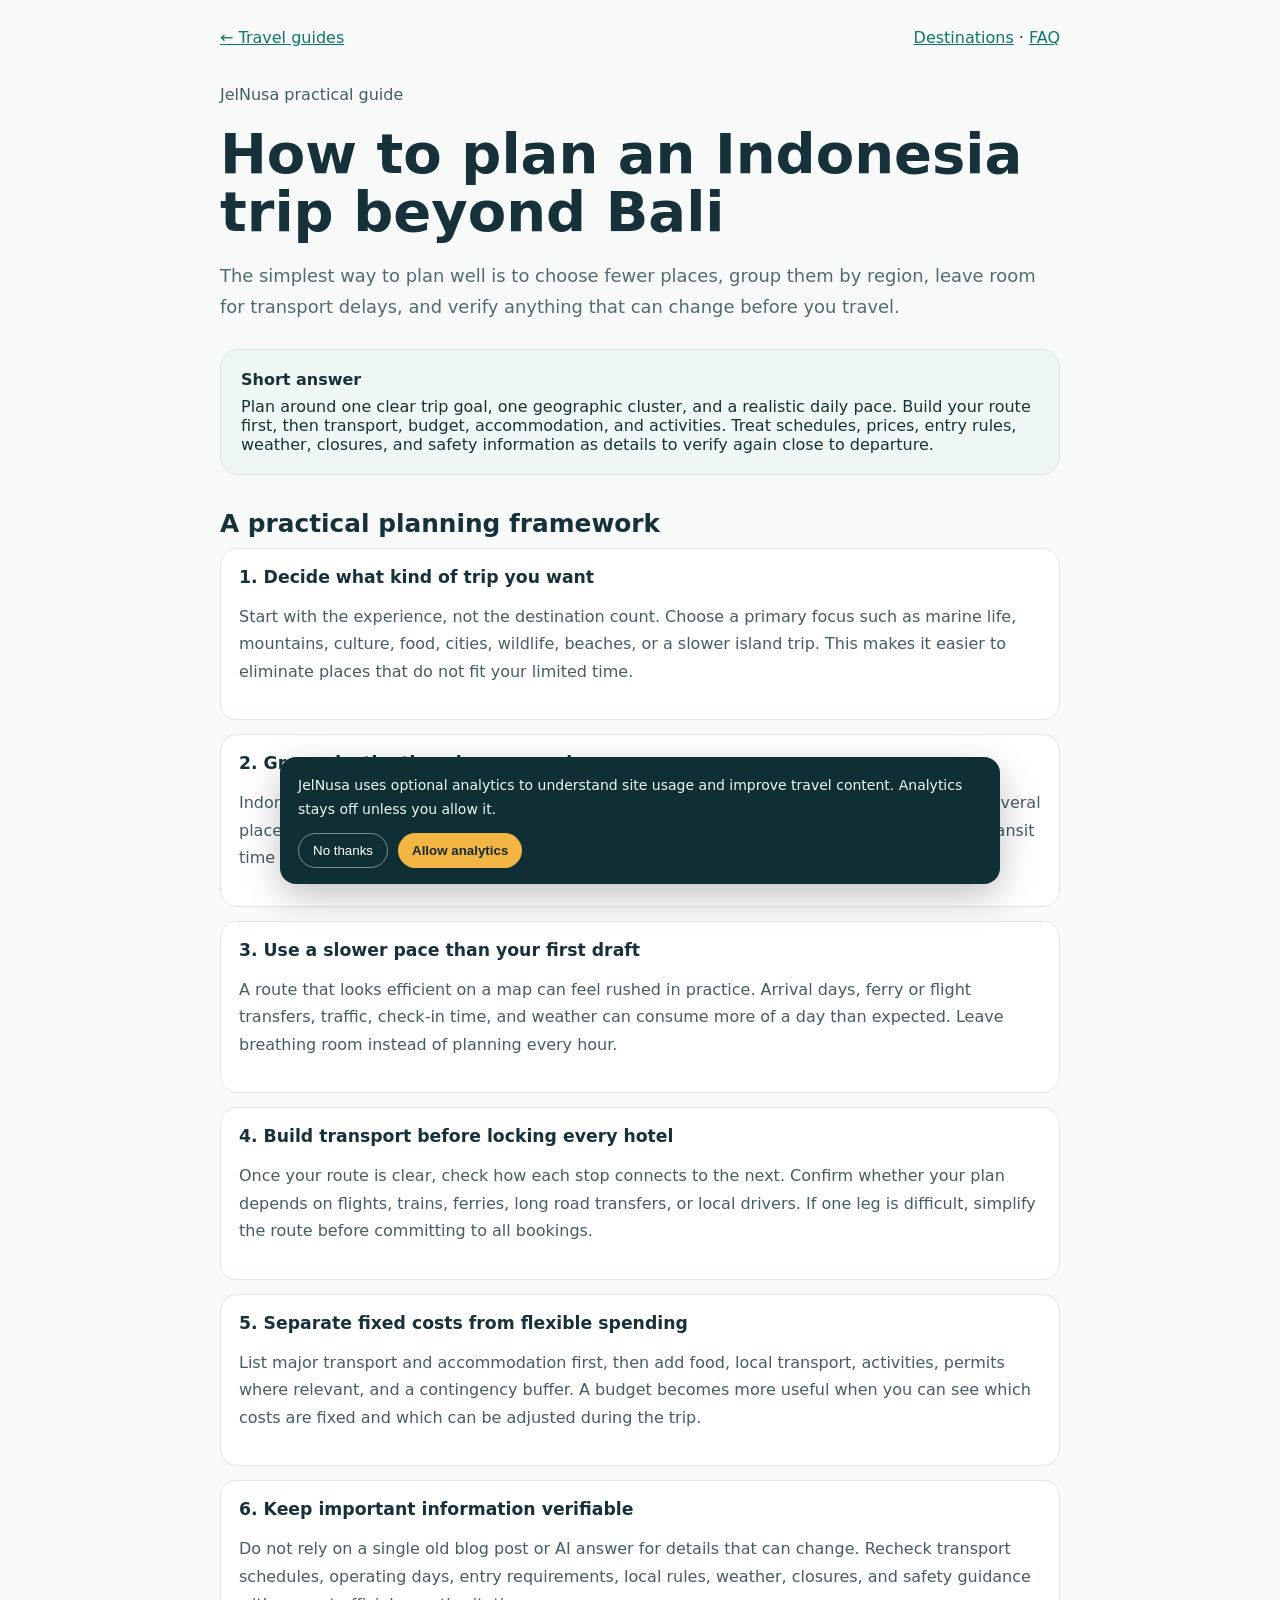
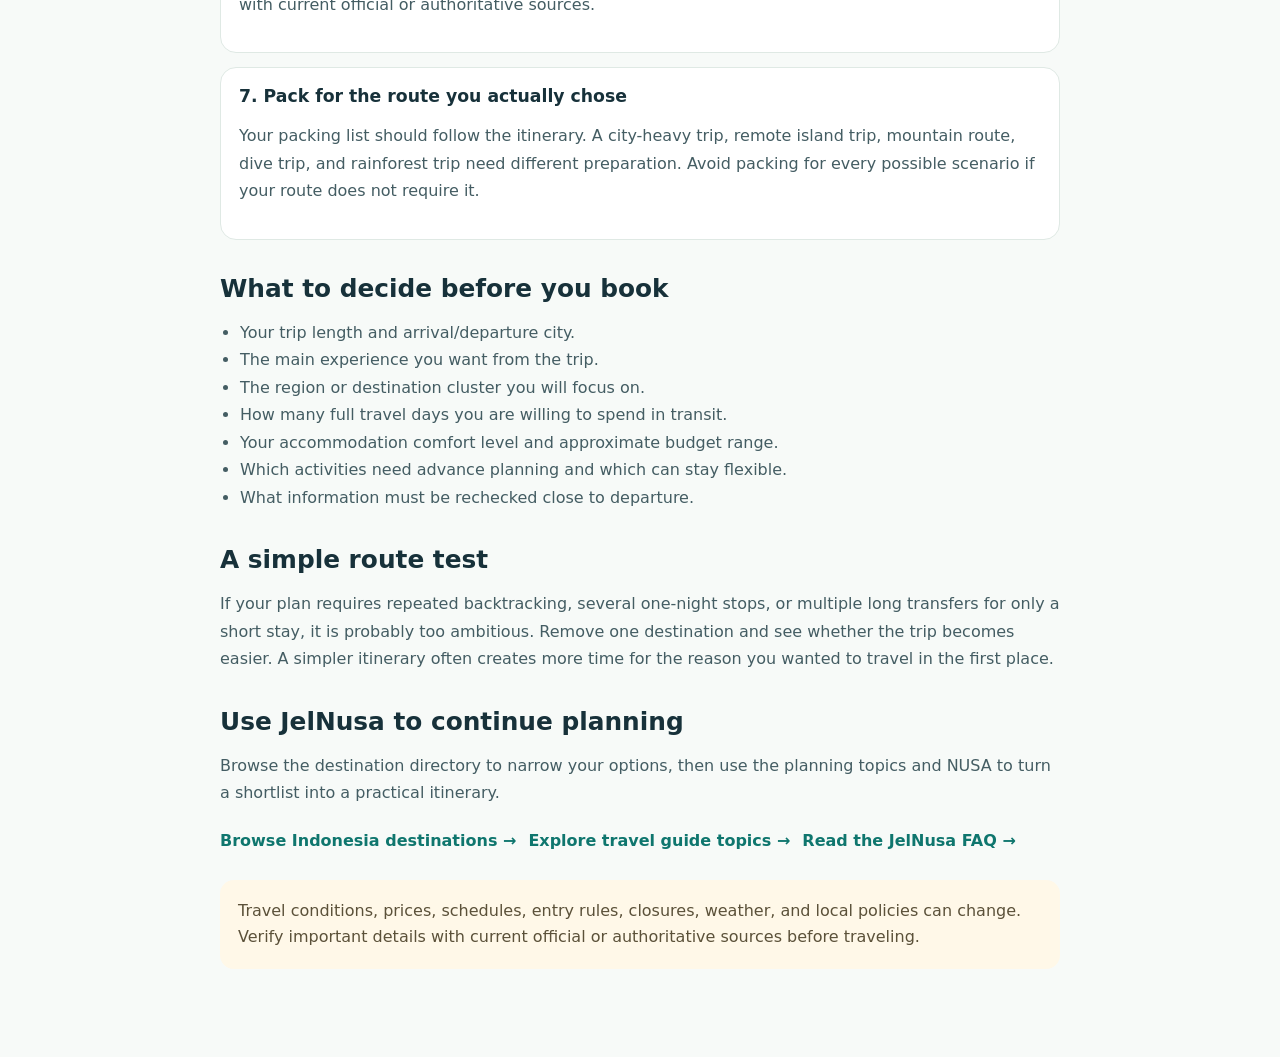
<file: guides/plan-indonesia-trip/index.html>
<!doctype html>
<html lang="en">
<head>
<meta charset="utf-8">
<meta name="viewport" content="width=device-width,initial-scale=1">
<title>How to Plan an Indonesia Trip Beyond Bali | JelNusa</title>
<meta name="description" content="A practical, answer-first framework for planning an Indonesia trip beyond Bali: choose the right region, set a realistic pace, build transport buffers, budget clearly, and verify changing travel details.">
<meta name="robots" content="index,follow,max-image-preview:large,max-snippet:-1">
<link rel="canonical" href="https://jelnusa.com/guides/plan-indonesia-trip/">
<meta property="og:type" content="article">
<meta property="og:site_name" content="JelNusa">
<meta property="og:title" content="How to Plan an Indonesia Trip Beyond Bali | JelNusa">
<meta property="og:description" content="A practical planning framework for exploring Indonesia beyond the usual path.">
<meta property="og:url" content="https://jelnusa.com/guides/plan-indonesia-trip/">
<style>
:root{font-family:Inter,ui-sans-serif,system-ui,-apple-system,BlinkMacSystemFont,"Segoe UI",sans-serif;color:#17313a;background:#f7faf8}
*{box-sizing:border-box}body{margin:0}.wrap{max-width:880px;margin:auto;padding:28px 20px 72px}
a{color:#0f766e}.top{display:flex;justify-content:space-between;gap:16px;align-items:center;margin-bottom:34px;flex-wrap:wrap}
.hero h1{font-size:clamp(2rem,5vw,3.5rem);line-height:1.05;margin:.2rem 0 1rem}.lede{font-size:1.12rem;line-height:1.75;color:#526a70}
.answer{background:#eef7f3;border:1px solid #d7e8e0;border-radius:18px;padding:20px;margin:26px 0}.answer strong{display:block;margin-bottom:8px}
section{margin-top:34px}h2{font-size:1.55rem;margin-bottom:10px}p,li{line-height:1.72;color:#445d63}ul{padding-left:1.25rem}
.steps{display:grid;gap:14px}.step{background:#fff;border:1px solid #dfe9e4;border-radius:16px;padding:18px}.step h3{margin:0 0 8px;font-size:1.08rem}
.note{margin-top:30px;padding:18px;border-radius:14px;background:#fff8e8;color:#5b5139;line-height:1.65}
.links{display:flex;gap:12px;flex-wrap:wrap;margin-top:24px}.links a{font-weight:700;text-decoration:none}
</style>
<script type="application/ld+json">
{
  "@context":"https://schema.org",
  "@type":"Article",
  "@id":"https://jelnusa.com/guides/plan-indonesia-trip/#article",
  "headline":"How to Plan an Indonesia Trip Beyond Bali",
  "description":"A practical, answer-first framework for planning an Indonesia trip beyond Bali.",
  "mainEntityOfPage":"https://jelnusa.com/guides/plan-indonesia-trip/",
  "publisher":{"@id":"https://jelnusa.com/#organization"},
  "isPartOf":{"@id":"https://jelnusa.com/#website"},
  "about":["Indonesia travel planning","trip planning","Indonesia destinations"]
}
</script>
</head>
<body>
<main class="wrap">
<div class="top">
<a href="/guides/">← Travel guides</a>
<span><a href="/destinations/">Destinations</a> · <a href="/faq/">FAQ</a></span>
</div>

<article>
<header class="hero">
<p>JelNusa practical guide</p>
<h1>How to plan an Indonesia trip beyond Bali</h1>
<p class="lede">The simplest way to plan well is to choose fewer places, group them by region, leave room for transport delays, and verify anything that can change before you travel.</p>
</header>

<div class="answer">
<strong>Short answer</strong>
Plan around one clear trip goal, one geographic cluster, and a realistic daily pace. Build your route first, then transport, budget, accommodation, and activities. Treat schedules, prices, entry rules, weather, closures, and safety information as details to verify again close to departure.
</div>

<section>
<h2>A practical planning framework</h2>
<div class="steps">
<div class="step">
<h3>1. Decide what kind of trip you want</h3>
<p>Start with the experience, not the destination count. Choose a primary focus such as marine life, mountains, culture, food, cities, wildlife, beaches, or a slower island trip. This makes it easier to eliminate places that do not fit your limited time.</p>
</div>
<div class="step">
<h3>2. Group destinations by geography</h3>
<p>Indonesia rewards focused routing. Instead of jumping between distant islands just because several places look interesting, choose a region or a small number of connected stops. This reduces transit time and makes the trip easier to recover if a connection changes.</p>
</div>
<div class="step">
<h3>3. Use a slower pace than your first draft</h3>
<p>A route that looks efficient on a map can feel rushed in practice. Arrival days, ferry or flight transfers, traffic, check-in time, and weather can consume more of a day than expected. Leave breathing room instead of planning every hour.</p>
</div>
<div class="step">
<h3>4. Build transport before locking every hotel</h3>
<p>Once your route is clear, check how each stop connects to the next. Confirm whether your plan depends on flights, trains, ferries, long road transfers, or local drivers. If one leg is difficult, simplify the route before committing to all bookings.</p>
</div>
<div class="step">
<h3>5. Separate fixed costs from flexible spending</h3>
<p>List major transport and accommodation first, then add food, local transport, activities, permits where relevant, and a contingency buffer. A budget becomes more useful when you can see which costs are fixed and which can be adjusted during the trip.</p>
</div>
<div class="step">
<h3>6. Keep important information verifiable</h3>
<p>Do not rely on a single old blog post or AI answer for details that can change. Recheck transport schedules, operating days, entry requirements, local rules, weather, closures, and safety guidance with current official or authoritative sources.</p>
</div>
<div class="step">
<h3>7. Pack for the route you actually chose</h3>
<p>Your packing list should follow the itinerary. A city-heavy trip, remote island trip, mountain route, dive trip, and rainforest trip need different preparation. Avoid packing for every possible scenario if your route does not require it.</p>
</div>
</div>
</section>

<section>
<h2>What to decide before you book</h2>
<ul>
<li>Your trip length and arrival/departure city.</li>
<li>The main experience you want from the trip.</li>
<li>The region or destination cluster you will focus on.</li>
<li>How many full travel days you are willing to spend in transit.</li>
<li>Your accommodation comfort level and approximate budget range.</li>
<li>Which activities need advance planning and which can stay flexible.</li>
<li>What information must be rechecked close to departure.</li>
</ul>
</section>

<section>
<h2>A simple route test</h2>
<p>If your plan requires repeated backtracking, several one-night stops, or multiple long transfers for only a short stay, it is probably too ambitious. Remove one destination and see whether the trip becomes easier. A simpler itinerary often creates more time for the reason you wanted to travel in the first place.</p>
</section>

<section>
<h2>Use JelNusa to continue planning</h2>
<p>Browse the destination directory to narrow your options, then use the planning topics and NUSA to turn a shortlist into a practical itinerary.</p>
<div class="links">
<a href="/destinations/">Browse Indonesia destinations →</a>
<a href="/guides/">Explore travel guide topics →</a>
<a href="/faq/">Read the JelNusa FAQ →</a>
</div>
</section>

<p class="note">Travel conditions, prices, schedules, entry rules, closures, weather, and local policies can change. Verify important details with current official or authoritative sources before traveling.</p>
</article>
</main>

<script src="/assets/analytics-config.js"></script>
<script src="/assets/analytics.js"></script>
</body>
</html>
</file>
